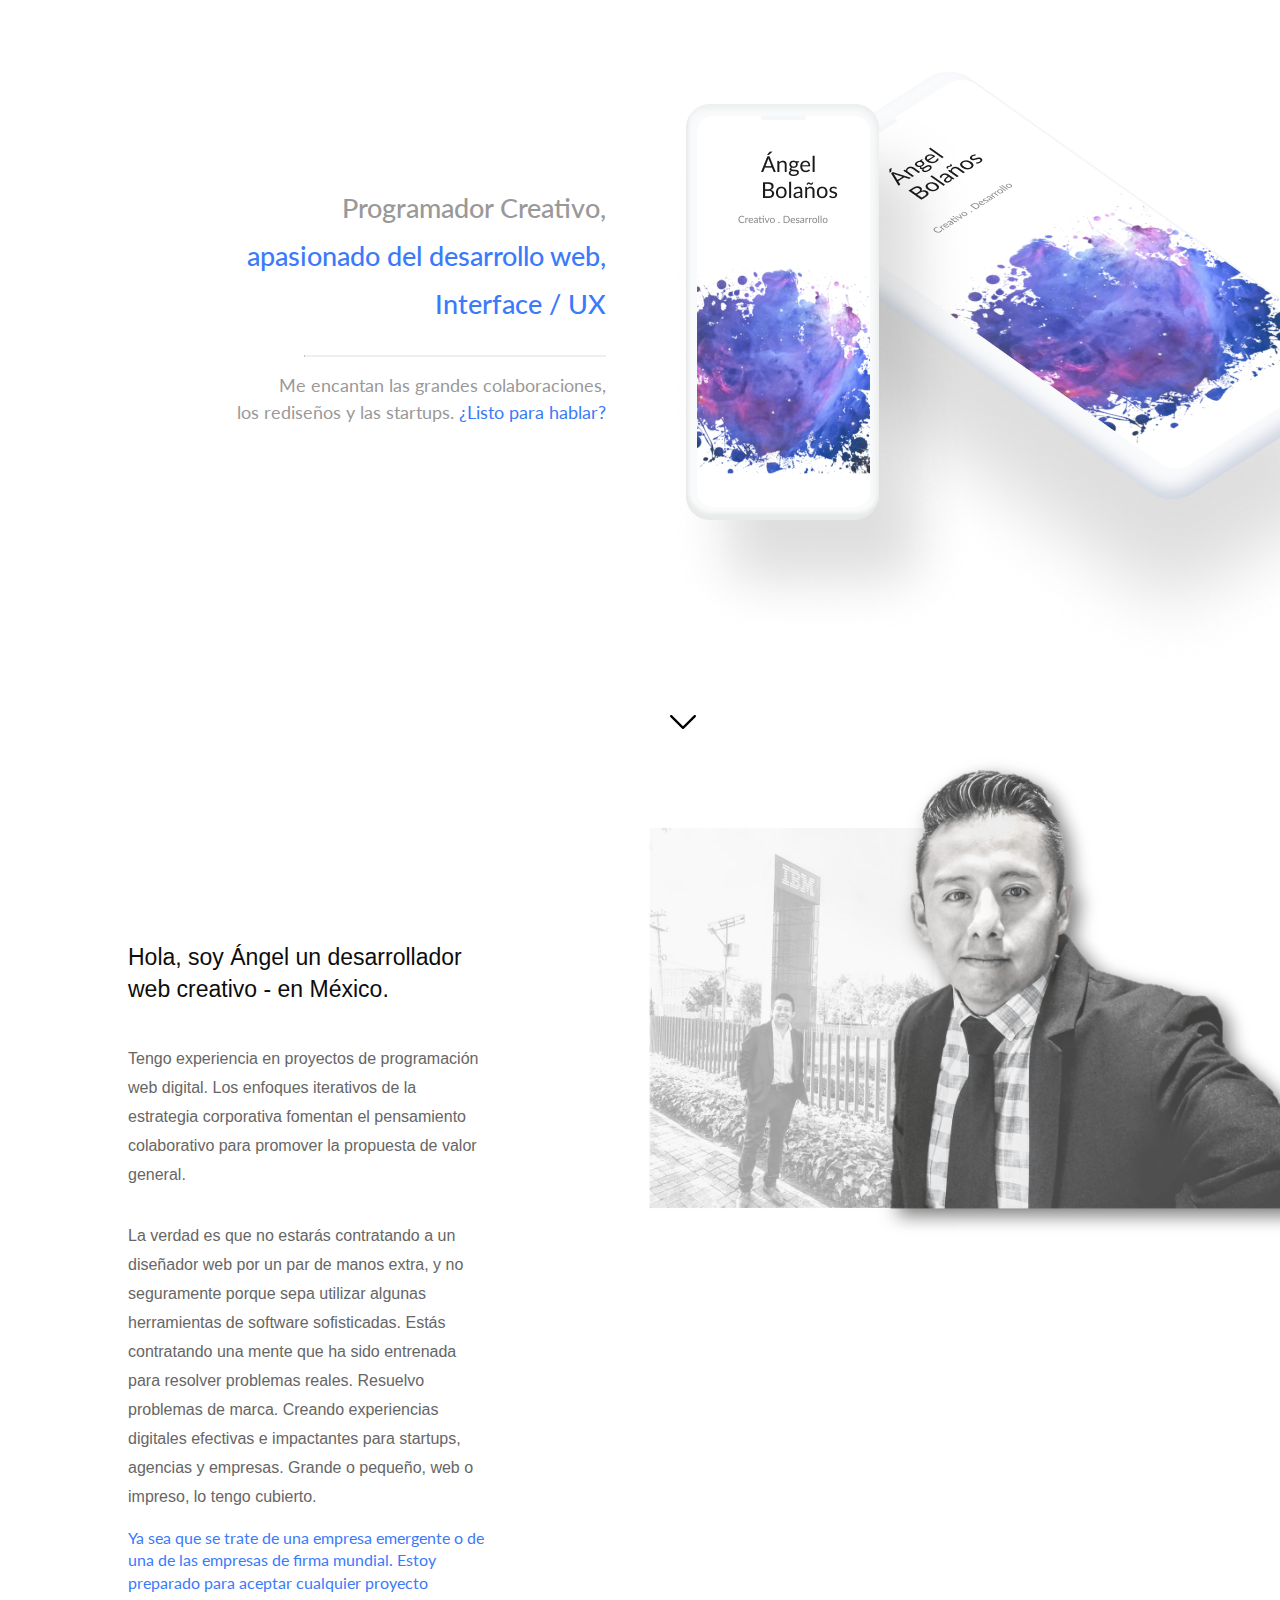
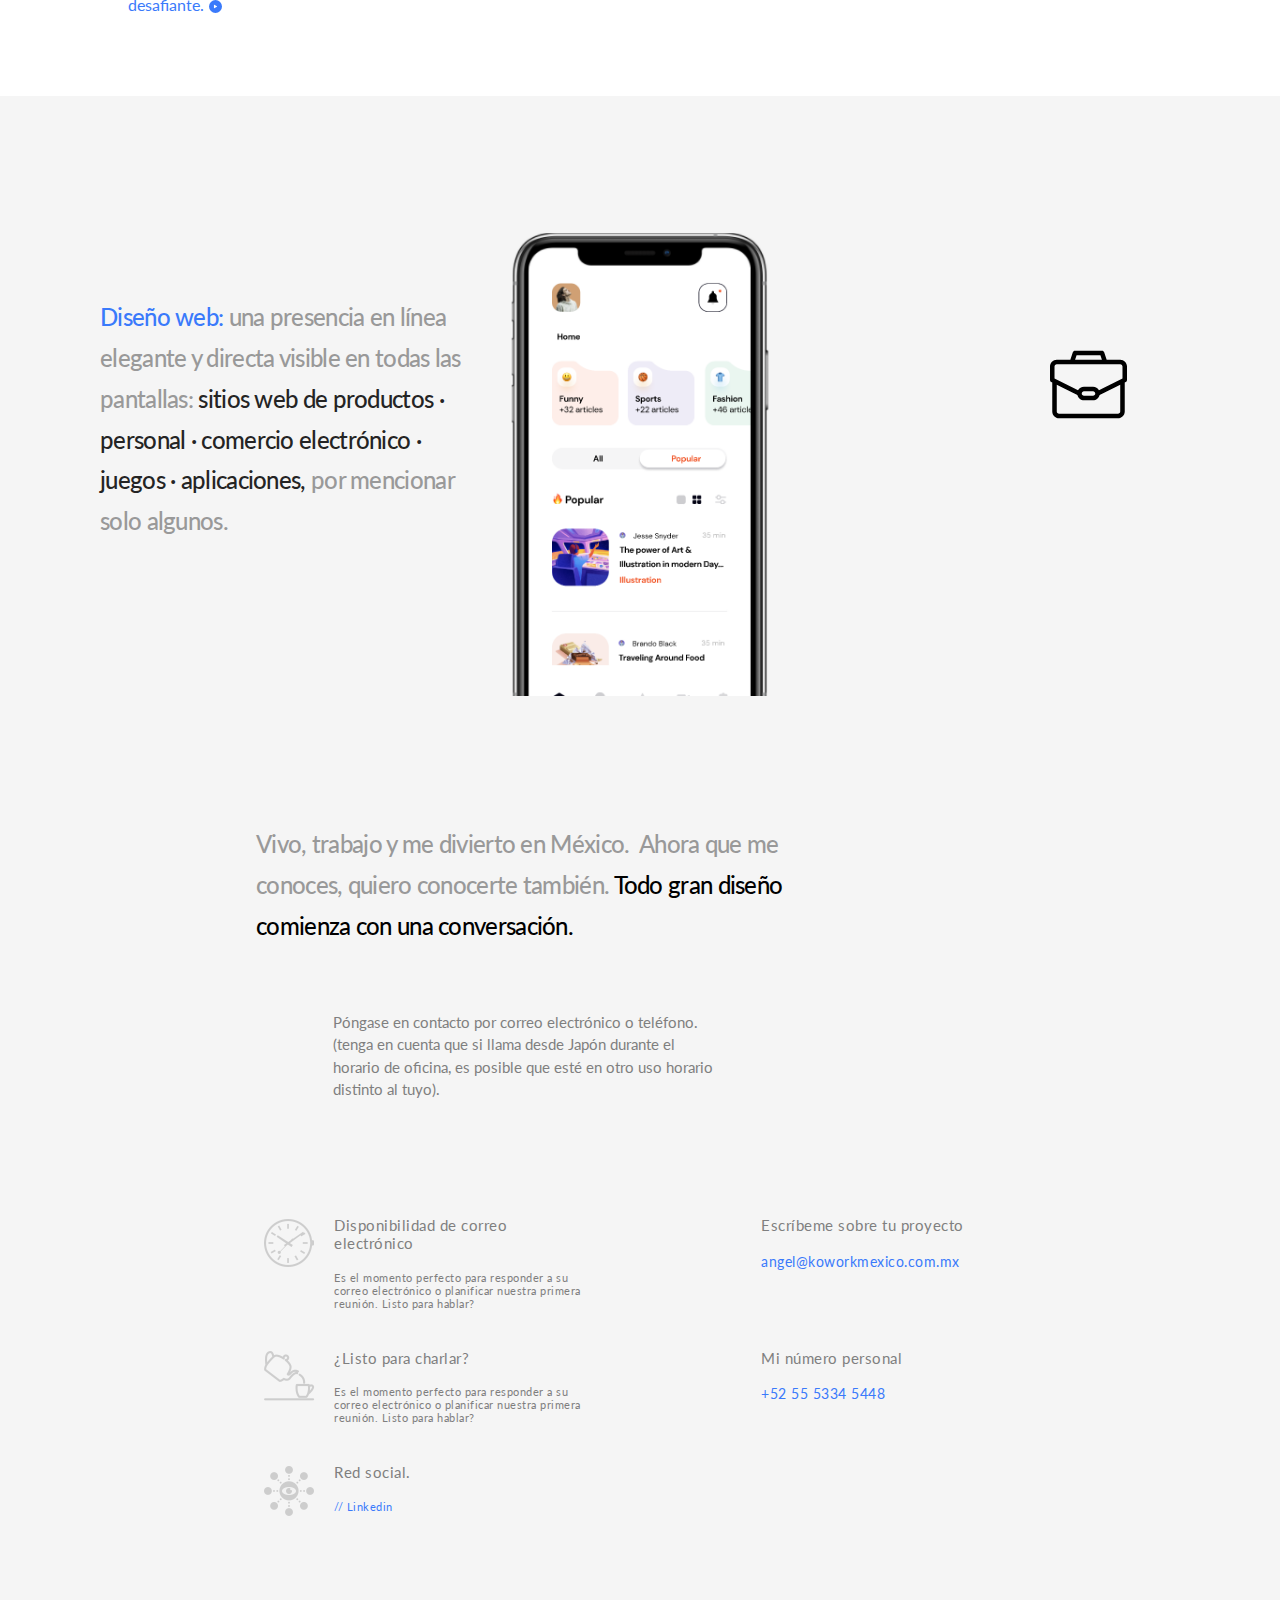
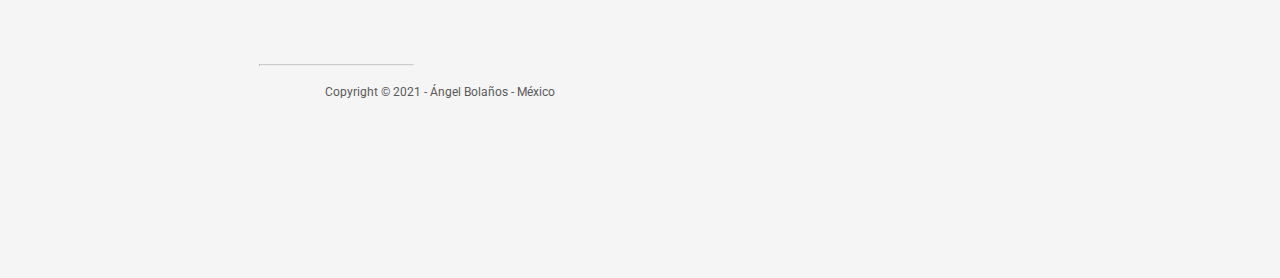
<file: index.html>
<!DOCTYPE html>
<html>
<head>
	<meta charset="utf-8">
	<title>Ángel BOLAÑOS</title>
	<link rel="stylesheet" type="text/css" href="css/style.css">
	<link rel="preconnect" href="https://fonts.gstatic.com">
	<link href="https://fonts.googleapis.com/css2?family=Lato:ital,wght@0,100;0,300;0,400;0,700;0,900;1,100;1,300;1,400;1,700;1,900&display=swap" rel="stylesheet">
	<link rel="icon" type="image/png" href="images/favicon.ico">
	<link rel="preconnect" href="https://fonts.gstatic.com">
	<link href="https://fonts.googleapis.com/css2?family=Roboto:ital,wght@0,100;0,300;0,400;0,500;0,700;0,900;1,100;1,300;1,400;1,500;1,700;1,900&display=swap" rel="stylesheet">


</head>
<body>
<!-------------------------<Section Home>---------------------------------------------->
			<section>
				<div class="homeBloquesFont homeRight">
						<h1>Programador Creativo, <br> <a href=""> apasionado del desarrollo web,<br>Interface / UX</a> </h1>						
						<hr class="lineaHome">
						<h3>Me encantan las grandes colaboraciones, <br>los rediseños y las startups. <a href="">¿Listo para hablar?</a></h3>
				</div>


				<div class="homeBloquePhone">
						<img src="images/phone.png">

				</div>
					<a href="#About" > <img src="images/flecha.svg" class="flecha heartbeat scroll_page_arrow" onclick="goToCaseScroll()"></a>	
				
			</section>
<!--------------------------Section About--------------------------------------------->
			<section>
				<div class="bloqueAboutParrafo">
					<p class="fontAbout">Hola, soy Ángel un desarrollador web creativo - en México.</p>
					<br id="About">

					<p class="fontAboutParrafo">Tengo experiencia en proyectos de programación web digital. Los enfoques iterativos de la estrategia corporativa fomentan el pensamiento colaborativo para promover la propuesta de valor general.</p>

					<p class="fontAboutParrafo">La verdad es que no estarás contratando a un diseñador web por un par de manos extra, y no seguramente porque sepa utilizar algunas herramientas de software sofisticadas. Estás contratando una mente que ha sido entrenada para resolver problemas reales. Resuelvo problemas de marca. Creando experiencias digitales efectivas e impactantes para startups, agencias y empresas. Grande o pequeño, web o impreso, lo tengo cubierto.</p>

					<a href="" class="parrafoAbout"> <span>  Ya sea que se trate de una empresa emergente o de una de las empresas de firma mundial. Estoy preparado para aceptar cualquier proyecto desafiante. <img src="images/play.svg" class="play"> </span>  </a>

				</div>
				<div class="bloqueAboutFoto">
					<img src="images/angel5.png" class="fotoAngel ">
				</div>

			</section>



<!-----------------------------------Seccion de portfolio---------------------------------------->
			<section class="contenedorPortfolio">
							
							<a href="portfolio.html"> <img src="images/portafolio.svg" class="portafolio"></a>
			


					<div style="margin-top: -250px;">	
														
								<img src="images/iphone.png" style="float: left; width: 100%; align-items: center;">
								<div class="textoPortfolio">
										
										<span> <span style="color: #3a7afb">Diseño web:</span> una presencia en línea elegante y directa visible en todas las pantallas: <span style="color: #242424">sitios web de productos  · personal · comercio electrónico · juegos · aplicaciones,</span>  por mencionar solo algunos.</span>
								</div>

					</div>
					
			</section>



<!----------------------------Section Footer------------------------------------------->
			<section class="fondoGris">
						<div class="contenedorFooter">
								<p class="inicioFooter">Vivo, trabajo y me divierto en México. 	&nbsp;Ahora que me conoces, quiero conocerte también. <span style="color: black;">Todo gran diseño comienza con una conversación.</span> </p> 


								<p class="mencionFooter">Póngase en contacto por correo electrónico o teléfono. (tenga en cuenta que si llama desde Japón durante el horario de oficina, es posible que esté en otro uso horario distinto al tuyo).</p>
						</div>

						<div>
								<div style="float: left;width:100%;height: 100%"; class="footerDatos">
									
									<div style="width: 350px;float: left;  margin-top: 100px;"; class="email">
											
											<p style="width: 250px;float: left;height: 100%;margin-left: 40px; font-size: 15px;">Disponibilidad de correo electrónico</p>
											
											<p style="width: 250px;float: left;height: 100%;margin-left: 40px; margin-top: 1%;">Es el momento perfecto para responder a su correo electrónico o planificar nuestra primera reunión. Listo para hablar?</p>
											<img src="images/watch_desktop_footer.png" class="iconosFooter">
									</div>

									<div style="width: 350px;float: left; margin-top: 100px;"; class="email">
											<p style="width: 250px;float: left;height: 100%;margin-left: 40px; font-size: 15px;">Escríbeme sobre tu proyecto</p>
											<p style="width: 250px;float: left;height: 100%;margin-left: 40px; color: #3A7AFB; font-size: 14px; margin-top: 1%;">angel@koworkmexico.com.mx</p>
									</div>
								</div>

								<div style="float: left;width:100%;height: 100%"; class="footerDatos">
									<div style="width: 350px;float: left"; class="email">
											<p style="width: 250px;float: left;height: 100%;margin-left: 40px; font-size: 15px;">¿Listo para charlar?</p>
											<p style="width: 250px;float: left;height: 100%;margin-left: 40px; margin-top: 1%;">Es el momento perfecto para responder a su correo electrónico o planificar nuestra primera reunión. Listo para hablar?</p>
											<img src="images/teea.png" class="iconosFooter">
									</div>

									<div style="width: 350px;float: left"; class="email">
											<p style="width: 250px;float: left;height: 100%;margin-left: 40px; font-size: 15px;">Mi número personal</p>
											<p style="width: 250px;float: left;height: 100%;margin-left: 40px;  color: #3A7AFB; font-size: 14px; margin-top: 1%;">+52 55 5334 5448</p>
									</div>
								</div>

								<div style="float: left;width:100%;height: 100%"; class="footerDatos">
									<div style="width: 350px;float: left"; class="email">
											<p style="width: 250px;float: left;height: 100%;margin-left: 40px; font-size: 15px;">Red social.</p>
											<p style="width: 250px;float: left;height: 100%;margin-left: 40px;  color: #3A7AFB; margin-top: 1%; "><a href="https://www.linkedin.com/in/%C3%A1ngel-bola%C3%B1os-71a5a7a7/" target="_blank" style="text-decoration: none;" >// Linkedin</a></p>
											<img src="images/social.png" class="iconosFooter">
									</div>

									
								</div>

											
						</div>



							


						<div class="copyFooter">
							<hr class="lineaFooter">
								<p class="copyFooter">Copyright © 2021 - Ángel Bolaños - México</p>
						</div>
						

						
			</section>


</body>
</html>
</file>
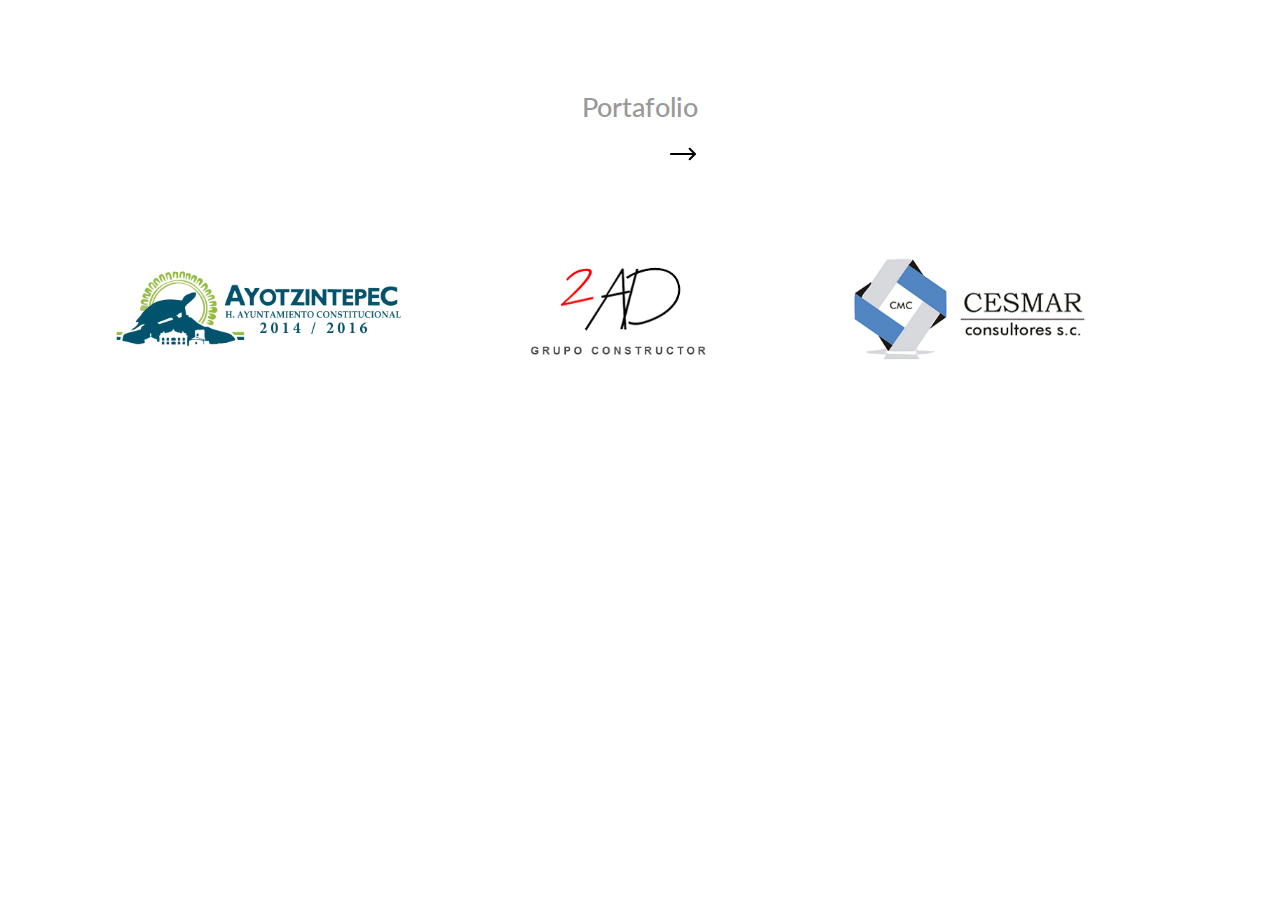
<file: portfolio.html>
<!DOCTYPE html>
<html>
<head>
	<title>Ángel Bolaños</title>
	<meta charset="utf-8">
	<link rel="icon" type="image/png" href="images/favicon.ico">
	<link rel="stylesheet" type="text/css" href="css/style.css">
	<link href="https://fonts.googleapis.com/css2?family=Lato:ital,wght@0,300;0,700;0,900;1,400&display=swap" rel="stylesheet">

</head>
<body>

	

	<h1 style="text-align: center; font-weight: 500; margin-top: 90px;">Portafolio</h1>
	<a href="index.html"><img src="images/flecha-correcta.svg" class="flecha"></a>
	
<div id="contenedor_principal">
<!--Primera Imagen-->
<div class="contenedor_imagen_texto">
<div class="imagen"><img src="images/client-1.png" style="width: 90%;" class="client1"></div>

</div>


<!--tercera Imagen-->
<div class="contenedor_imagen_texto">
<div class="imagen"><img src="images/client-3.png" style="width: 90%;"></div>
	
</div>


<!--Segunda Imagen-->
<div class="contenedor_imagen_texto">
<div class="imagen"><img src="images/client-2.png" style="width: 90%;" ></div>

</div>



</div>	



</body>
</html>
</file>
<file: css/style.css>
body{
	background-color: 	#FFFFFF;
	overflow-x: hidden;
	margin: 0;
}

/*Fuentes del bloque home*/
h1{
	font-family: 'Lato', sans-serif;
	font-weight: 500;
	color: #999999;
	font-size: 27px;
}

a{
	color: #3a7afb;
	text-decoration: none;
}

a:hover{
	text-decoration: underline;

}

h3{
	font-size: 18px;
	font-weight: 400;
	color: #999999;
	font-family: 'Lato', sans-serif;
	line-height: 1.5em;
}
/*Css para alinear los bloques del inicio*/
.homeBloquesFont{
		
		width: 45%;
		float:left;
		margin: 30px;
		margin-top: 13%;
		line-height: 3em;

}
.homeBloquePhone{
		
		width: 46%;
		float: right;
		margin: 25px;
		margin-top: 5%;
}

/*Css para alinear el texto del bloque home*/
.homeRight{
	text-align: right;
}
/*Linea separador home*/
.lineaHome{
		
		width: 40%;
		margin-left: 60%;	
		border-top: 1px solid #f0f0f0;
	    width: 300px;
	    float: right;
	    margin-bottom: 15px;
}

/*css para la flecha*/
.flecha{
	
	width: 1%;
	margin-top: 43%;
	 -webkit-filter: grayscale(90%) filter: grayscale(90%);
	 text-align: center;
	 position: absolute;
 }


/*Css para la animacion de la flecha*/
.heartbeat {
			-webkit-animation: heartbeat 15s ease-in infinite both;
	        animation: heartbeat 15s ease-in infinite both;
	        animation-iteration-count: heartbeat infinite;
}

/* ----------------------------------------------
 * Generated by Animista on 2021-4-8 17:57:55
 * Licensed under FreeBSD License.
 * See http://animista.net/license for more info. 
 * w: http://animista.net, t: @cssanimista
 * ---------------------------------------------- */

/**
 * ----------------------------------------
 * animation heartbeat
 * ----------------------------------------
 */
@-webkit-keyframes heartbeat {
  from {
    -webkit-transform: scale(1);
            transform: scale(1);
    -webkit-transform-origin: center center;
            transform-origin: center center;
    -webkit-animation-timing-function: ease-out;
            animation-timing-function: ease-out;
  }
  10% {
    -webkit-transform: scale(0.91);
            transform: scale(0.91);
    -webkit-animation-timing-function: ease-in;
            animation-timing-function: ease-in;
  }
  17% {
    -webkit-transform: scale(0.98);
            transform: scale(0.98);
    -webkit-animation-timing-function: ease-out;
            animation-timing-function: ease-out;
  }
  33% {
    -webkit-transform: scale(0.87);
            transform: scale(0.87);
    -webkit-animation-timing-function: ease-in;
            animation-timing-function: ease-in;
  }
  45% {
    -webkit-transform: scale(1);
            transform: scale(1);
    -webkit-animation-timing-function: ease-out;
            animation-timing-function: ease-out;
  }
}
@keyframes heartbeat {
  from {
    -webkit-transform: scale(1);
            transform: scale(1);
    -webkit-transform-origin: center center;
            transform-origin: center center;
    -webkit-animation-timing-function: ease-out;
            animation-timing-function: ease-out;
  }
  10% {
    -webkit-transform: scale(0.91);
            transform: scale(0.91);
    -webkit-animation-timing-function: ease-in;
            animation-timing-function: ease-in;
  }
  17% {
    -webkit-transform: scale(0.98);
            transform: scale(0.98);
    -webkit-animation-timing-function: ease-out;
            animation-timing-function: ease-out;
  }
  33% {
    -webkit-transform: scale(0.87);
            transform: scale(0.87);
    -webkit-animation-timing-function: ease-in;
            animation-timing-function: ease-in;
  }
  45% {
    -webkit-transform: scale(1);
            transform: scale(1);
    -webkit-animation-timing-function: ease-out;
            animation-timing-function: ease-out;
  }
}


/*************************************SECCTION EXPERIENCIA************************************************/

.fotoAngel{
	width: 115%;
 	position: relative;
 	float: right;
 	margin-right: -10%;

	
	
}
/*Css para dar estilo al bloque del parrafo*/
.bloqueAboutParrafo{
		width: 28%;
		float:left;
		margin-right: 20%;
		margin: 10px;
		margin-left: 10%;
		margin-top: 14%;
		line-height: 1.4em;
		color: red;
		font-family: 'Lato';
}


.bloqueAboutFoto{
		width: 48%;
		float: right;
		margin: 5px;
		margin-top: 0%;

		
}

.fontAbout{
	
	
	
	color: #0d0d0d;
    font-size: 23px;
    line-height: 32px;
    font-weight: 200;
    float: left;
    text-align: left;
    font-family: Arial;


}

.fontAboutParrafo{
	

	color: #666;
    font-size: 16px;
    line-height: 29px;
    font-weight: 200;
    float: left;
    text-align: left;
    font-family: Arial;

}

/*css para la fuente del hover de la seccion about*/

.play{
	position: absolute;
	width: 1%;
	margin-top: .5%;
	margin-left: 5px;
}

.parrafoAbout{
	line-height: 5px;
}





/****************************************************************Seccion Footer*****************************/
/*Css para el contenedor de la seccion del footer*/
.contenedorFooter{
	background-color: #F5F5F5;
	width: 100%;
	height: 200px;
    margin-left: auto;
    float: left;
    font-weight: 900;
    margin-right: auto;    
    padding-bottom: 205px;
}

/*Css para el texto inicial del bloque footer*/
.inicioFooter{
	font-size: 24px;
	width: 42%;
	margin-left: 20%;
	margin-top: 10%;
	font-weight: 500;
	font-family: 'Lato';
	line-height: 1.7em;
	color: #999;
	letter-spacing: -.7px;

}


/*Css para el texto secundario del bloque footer*/
.mencionFooter{
	font-size: 15px;
	width: 30%;
	margin-left: 26%;
	margin-top: 5%;
	color: #7f7f7f;
	font-family: 'Lato';
	font-weight: 400;
	line-height: 1.5em;



}


.footerDatos{
	float: left;
    width: 100%;
    height: 100%;
    background-color: #F5F5F5;




}


.email{


	width: 350px;
    float: left; 
	background-color: #F5F5F5;
	width: 19%;
	margin-left: 23%;
	margin-right: -17%;
	font-size: 11px;
	font-family: 'Lato', sans-serif;
	margin-top: 1%;
	letter-spacing: .5px;
	color: #7f7f7f;
}

.iconosFooter{
	
	margin-left: -320px;
	margin-top: 5%;
}
/*Css para la parte del copy*/
.copyFooter{
	float: left;
	background-color: #F5F5F5;	
	width: 100%;
	text-align: center;
	color: #595959;
	font-size: 12px;
	font-family: 'Roboto';
	margin-bottom: 7%;
	margin-top: 1%;
	margin-left: -7.8%;	

	
}

.fondoGris{
	background-color: #F5F5F5;
	height: 100%;
	float: left;
}

.lineaFooter{
	width: 12%;
	margin-left: 28%;	
	margin-top: 10%;
	border-top: 1px solid #ccc;



}

/*************************************Css section del portafolio**********************************************/

.contenedorPortfolio{	
	background-color: #F5F5F5;
	width: 100%;
	height: 600px;
	float: left;
	margin-top: 70px;

	

}

.textoPortfolio{
	width: 30%;
	color: #999;
	position: absolute;
	margin-left: 100px;
	margin-top: 120px;
	font-family: 'Lato';
	font-size: 24px;	
	vertical-align: inherit;
	font-weight: 500;
    letter-spacing: -.7px;
    line-height: 1.7em;
     letter-spacing: -.7px;




 
}

/**************************Página portafolio************************/

#contenedor_principal{

width: 1100px;

margin: auto;
}

.contenedor_imagen_texto{
margin-top: 80px;
width: 335px;
height: 250px;
display:inline-block;

margin-left: 20px;

}
/*Css para el icono de flecha atras*/
.flecha{

	width: 2%;		
	margin-left: 670px;	
	position: relative;
	margin-top: 0px;
	align-items: center;

}

/*Css para el icono de portafolio*/
.portafolio{
	width: 6%;	
	margin-left: 1050px;
	z-index: 100000;	

	margin-top: 250px;
	align-items: center;

}
</file>
